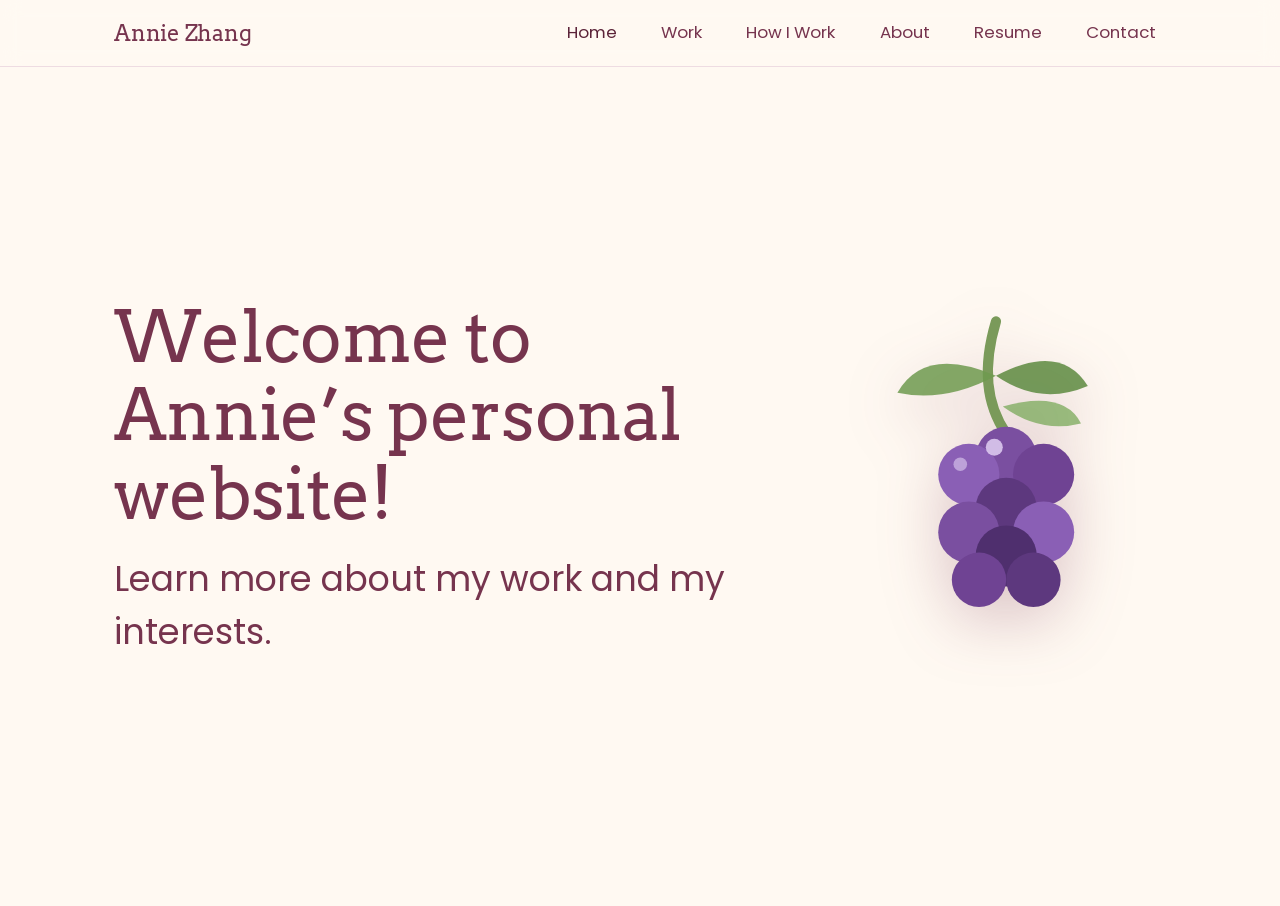
<file: index.html>
<!DOCTYPE html>
<html lang="en">
<head>
  <meta charset="UTF-8">
  <meta name="viewport" content="width=device-width, initial-scale=1.0">
  <title>Annie Zhang Portfolio Site.</title>
  <link rel="preconnect" href="https://fonts.googleapis.com">
  <link rel="preconnect" href="https://fonts.gstatic.com" crossorigin>
  <link href="https://fonts.googleapis.com/css2?family=Arvo:ital,wght@0,400;0,700;1,400&family=Poppins:wght@400;500;600;700&display=swap" rel="stylesheet">
  <link rel="stylesheet" href="css/style.css?v=5">
</head>
<body class="home">
  <header class="site-header">
    <nav>
      <a class="brand" href="index.html">Annie Zhang</a>
      <a href="index.html" class="current">Home</a>
      <a href="work/">Work</a>
      <a href="how-i-work/">How I Work</a>
      <a href="about.html">About</a>
      <a href="resume.html">Resume</a>
      <a href="contact.html">Contact</a>
    </nav>
  </header>

  <main class="hero">
    <div class="hero-text">
      <h1>Welcome to Annie&rsquo;s personal website!</h1>
      <p>Learn more about my work and my interests.</p>
    </div>
    <div class="hero-art" aria-hidden="true">
      <svg viewBox="0 0 200 200" xmlns="http://www.w3.org/2000/svg">
        <!-- stem -->
        <path d="M100 12 Q88 52 106 78" stroke="#7a9a5a" stroke-width="6" fill="none" stroke-linecap="round"/>
        <!-- leaves -->
        <path d="M100 44 Q58 26 42 54 Q70 60 100 44 Z" fill="#6f9a4f" opacity="0.85"/>
        <path d="M100 44 Q138 24 154 50 Q126 62 100 44 Z" fill="#5d8a40" opacity="0.85"/>
        <path d="M104 62 Q140 52 150 72 Q126 78 104 62 Z" fill="#7aa85a" opacity="0.75"/>
        <!-- grapes -->
        <circle cx="106" cy="92" r="18" fill="#7a4fa0"/>
        <circle cx="84" cy="102" r="18" fill="#8a5fb5"/>
        <circle cx="128" cy="102" r="18" fill="#6f4393"/>
        <circle cx="106" cy="122" r="18" fill="#5d387e"/>
        <circle cx="84" cy="136" r="18" fill="#7a4fa0"/>
        <circle cx="128" cy="136" r="18" fill="#8a5fb5"/>
        <circle cx="106" cy="150" r="18" fill="#4f2f6e"/>
        <circle cx="90" cy="164" r="16" fill="#6f4393"/>
        <circle cx="122" cy="164" r="16" fill="#5d387e"/>
        <!-- highlight -->
        <circle cx="99" cy="86" r="5" fill="#e0cff2" opacity="0.85"/>
        <circle cx="79" cy="96" r="4" fill="#e0cff2" opacity="0.6"/>
      </svg>
    </div>
  </main>
</body>
</html>
</file>
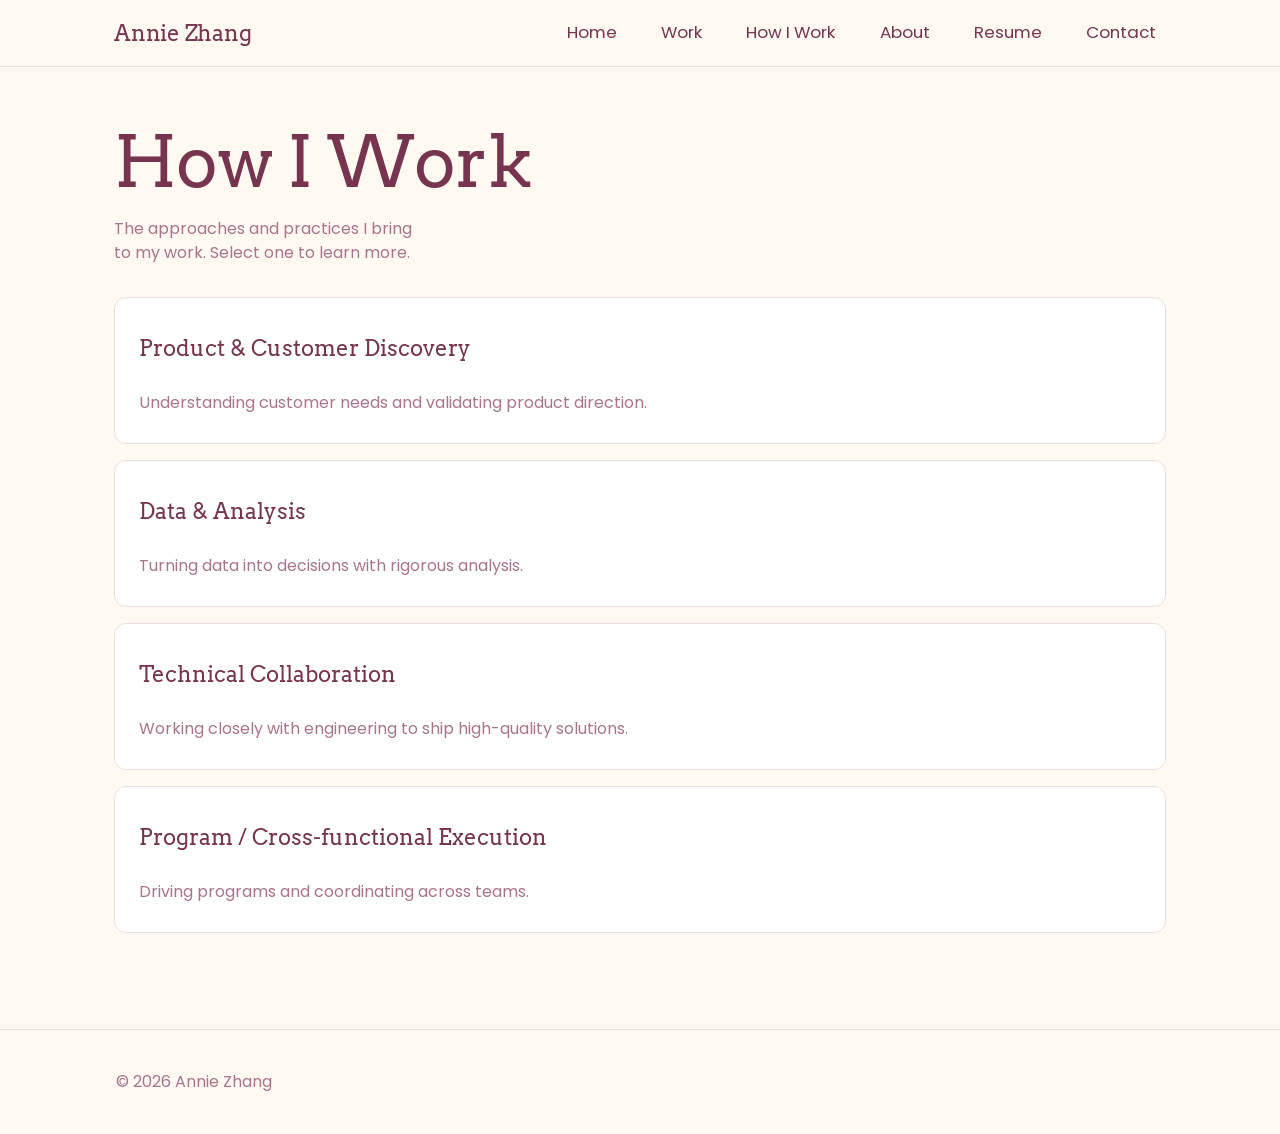
<file: how-i-work/index.html>
<!DOCTYPE html>
<html lang="en">
<head>
  <meta charset="UTF-8">
  <meta name="viewport" content="width=device-width, initial-scale=1.0">
  <title>How I Work — Annie Zhang Portfolio Site.</title>
  <link rel="preconnect" href="https://fonts.googleapis.com">
  <link rel="preconnect" href="https://fonts.gstatic.com" crossorigin>
  <link href="https://fonts.googleapis.com/css2?family=Arvo:ital,wght@0,400;0,700;1,400&family=Poppins:wght@400;500;600;700&display=swap" rel="stylesheet">
  <link rel="stylesheet" href="../css/style.css?v=5">
</head>
<body>
  <header class="site-header">
    <nav>
      <a class="brand" href="../index.html">Annie Zhang</a>
      <a href="../index.html">Home</a>
      <a href="../work/">Work</a>
      <a href="index.html" class="current">How I Work</a>
      <a href="../about.html">About</a>
      <a href="../resume.html">Resume</a>
      <a href="../contact.html">Contact</a>
    </nav>
  </header>
  <main>
    <h1>How I Work</h1>
    <p class="lead">The approaches and practices I bring to my work. Select one to learn more.</p>
    <ul class="page-list">
      <li><a href="product-customer-discovery.html"><span class="page-title">Product &amp; Customer Discovery</span><br><span class="page-desc">Understanding customer needs and validating product direction.</span></a></li>
      <li><a href="data-analysis.html"><span class="page-title">Data &amp; Analysis</span><br><span class="page-desc">Turning data into decisions with rigorous analysis.</span></a></li>
      <li><a href="technical-collaboration.html"><span class="page-title">Technical Collaboration</span><br><span class="page-desc">Working closely with engineering to ship high-quality solutions.</span></a></li>
      <li><a href="program-cross-functional-execution.html"><span class="page-title">Program / Cross-functional Execution</span><br><span class="page-desc">Driving programs and coordinating across teams.</span></a></li>
    </ul>
  </main>
  <footer class="site-footer">
    <p>&copy; 2026 Annie Zhang</p>
  </footer>
</body>
</html>
</file>
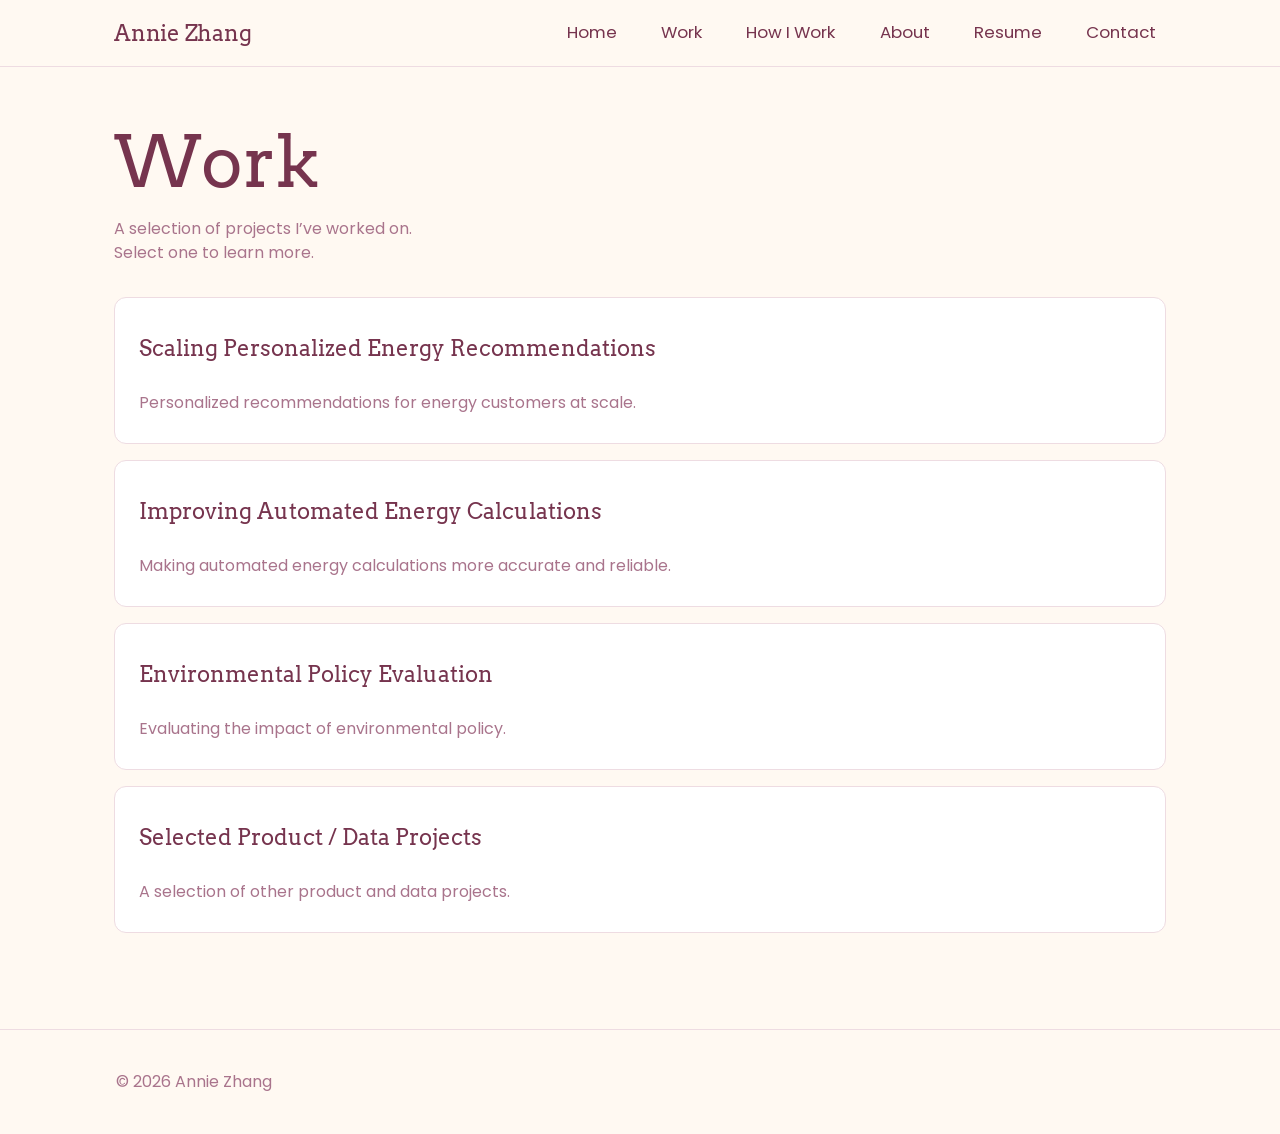
<file: work/index.html>
<!DOCTYPE html>
<html lang="en">
<head>
  <meta charset="UTF-8">
  <meta name="viewport" content="width=device-width, initial-scale=1.0">
  <title>Work — Annie Zhang Portfolio Site.</title>
  <link rel="preconnect" href="https://fonts.googleapis.com">
  <link rel="preconnect" href="https://fonts.gstatic.com" crossorigin>
  <link href="https://fonts.googleapis.com/css2?family=Arvo:ital,wght@0,400;0,700;1,400&family=Poppins:wght@400;500;600;700&display=swap" rel="stylesheet">
  <link rel="stylesheet" href="../css/style.css?v=5">
</head>
<body>
  <header class="site-header">
    <nav>
      <a class="brand" href="../index.html">Annie Zhang</a>
      <a href="../index.html">Home</a>
      <a href="index.html" class="current">Work</a>
      <a href="../how-i-work/">How I Work</a>
      <a href="../about.html">About</a>
      <a href="../resume.html">Resume</a>
      <a href="../contact.html">Contact</a>
    </nav>
  </header>
  <main>
    <h1>Work</h1>
    <p class="lead">A selection of projects I&rsquo;ve worked on. Select one to learn more.</p>
    <ul class="page-list">
      <li><a href="scaling-personalized-energy-recommendations.html"><span class="page-title">Scaling Personalized Energy Recommendations</span><br><span class="page-desc">Personalized recommendations for energy customers at scale.</span></a></li>
      <li><a href="improving-automated-energy-calculations.html"><span class="page-title">Improving Automated Energy Calculations</span><br><span class="page-desc">Making automated energy calculations more accurate and reliable.</span></a></li>
      <li><a href="environmental-policy-evaluation.html"><span class="page-title">Environmental Policy Evaluation</span><br><span class="page-desc">Evaluating the impact of environmental policy.</span></a></li>
      <li><a href="selected-product-data-projects.html"><span class="page-title">Selected Product / Data Projects</span><br><span class="page-desc">A selection of other product and data projects.</span></a></li>
    </ul>
  </main>
  <footer class="site-footer">
    <p>&copy; 2026 Annie Zhang</p>
  </footer>
</body>
</html>
</file>
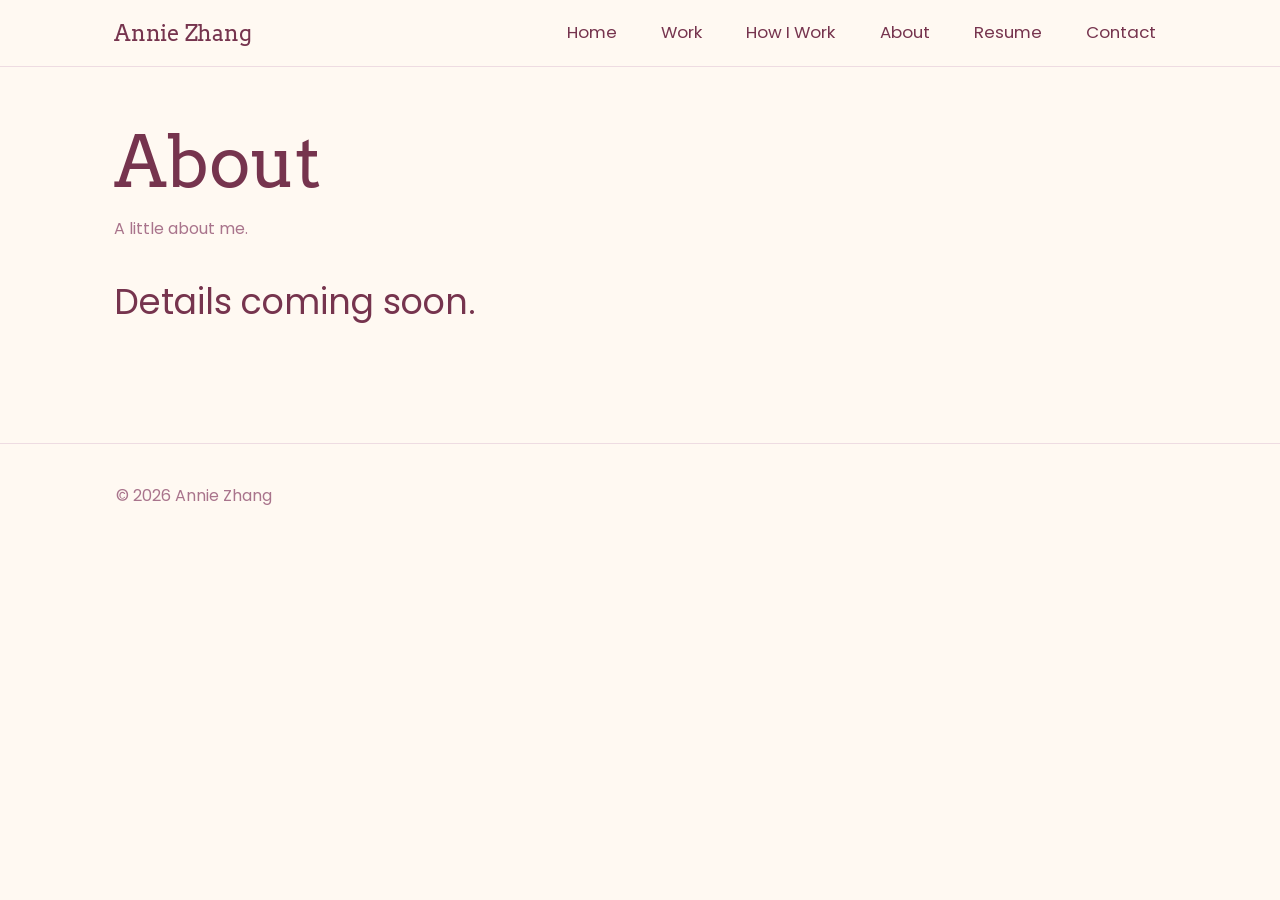
<file: about.html>
<!DOCTYPE html>
<html lang="en">
<head>
  <meta charset="UTF-8">
  <meta name="viewport" content="width=device-width, initial-scale=1.0">
  <title>About — Annie Zhang Portfolio Site.</title>
  <link rel="preconnect" href="https://fonts.googleapis.com">
  <link rel="preconnect" href="https://fonts.gstatic.com" crossorigin>
  <link href="https://fonts.googleapis.com/css2?family=Arvo:ital,wght@0,400;0,700;1,400&family=Poppins:wght@400;500;600;700&display=swap" rel="stylesheet">
  <link rel="stylesheet" href="css/style.css?v=5">
</head>
<body>
  <header class="site-header">
    <nav>
      <a class="brand" href="index.html">Annie Zhang</a>
      <a href="index.html">Home</a>
      <a href="work/">Work</a>
      <a href="how-i-work/">How I Work</a>
      <a href="about.html" class="current">About</a>
      <a href="resume.html">Resume</a>
      <a href="contact.html">Contact</a>
    </nav>
  </header>
  <main>
    <h1>About</h1>
    <p class="lead">A little about me.</p>
    <p>Details coming soon.</p>
  </main>
  <footer class="site-footer">
    <p>&copy; 2026 Annie Zhang</p>
  </footer>
</body>
</html>
</file>
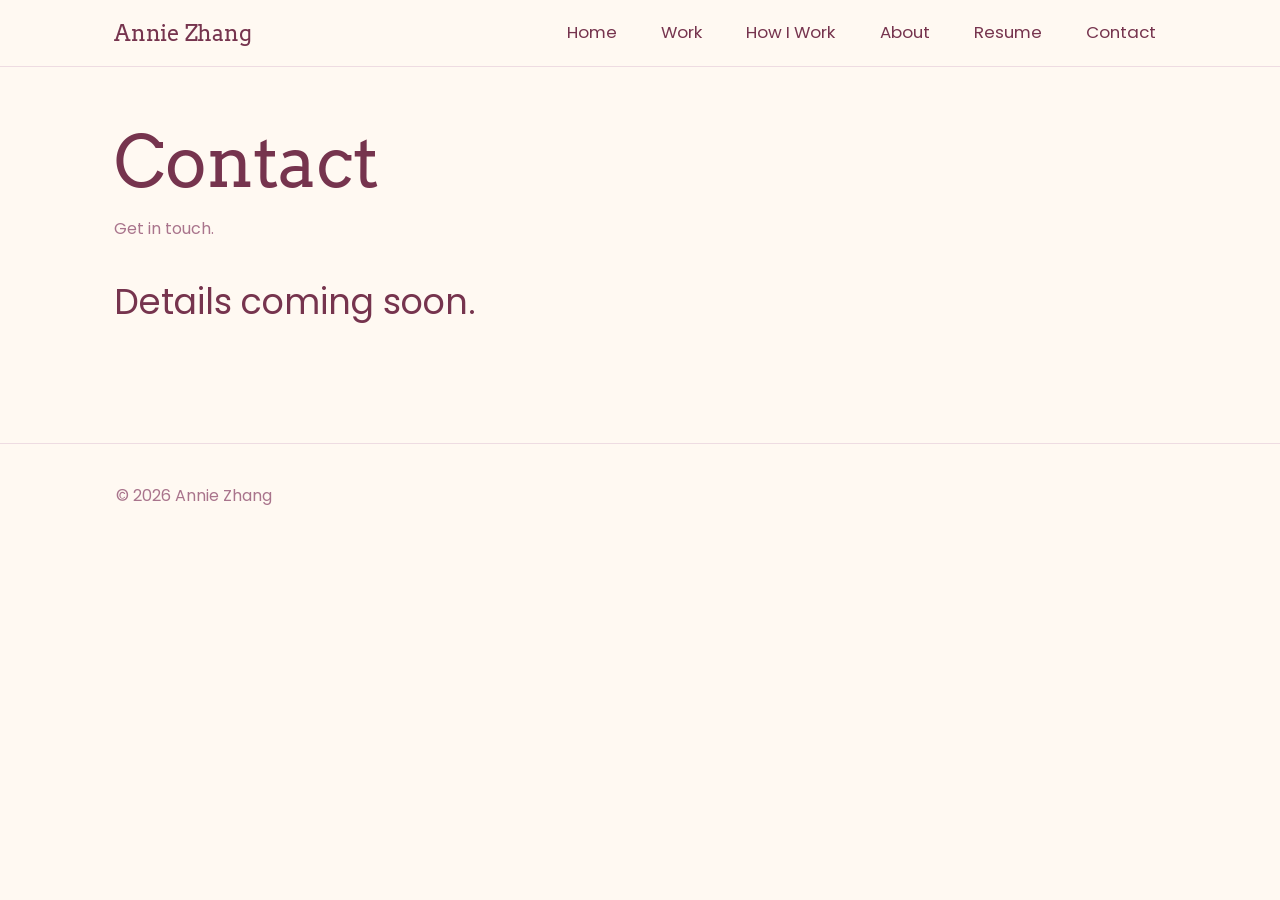
<file: contact.html>
<!DOCTYPE html>
<html lang="en">
<head>
  <meta charset="UTF-8">
  <meta name="viewport" content="width=device-width, initial-scale=1.0">
  <title>Contact — Annie Zhang Portfolio Site.</title>
  <link rel="preconnect" href="https://fonts.googleapis.com">
  <link rel="preconnect" href="https://fonts.gstatic.com" crossorigin>
  <link href="https://fonts.googleapis.com/css2?family=Arvo:ital,wght@0,400;0,700;1,400&family=Poppins:wght@400;500;600;700&display=swap" rel="stylesheet">
  <link rel="stylesheet" href="css/style.css?v=5">
</head>
<body>
  <header class="site-header">
    <nav>
      <a class="brand" href="index.html">Annie Zhang</a>
      <a href="index.html">Home</a>
      <a href="work/">Work</a>
      <a href="how-i-work/">How I Work</a>
      <a href="about.html">About</a>
      <a href="resume.html">Resume</a>
      <a href="contact.html" class="current">Contact</a>
    </nav>
  </header>
  <main>
    <h1>Contact</h1>
    <p class="lead">Get in touch.</p>
    <p>Details coming soon.</p>
  </main>
  <footer class="site-footer">
    <p>&copy; 2026 Annie Zhang</p>
  </footer>
</body>
</html>
</file>
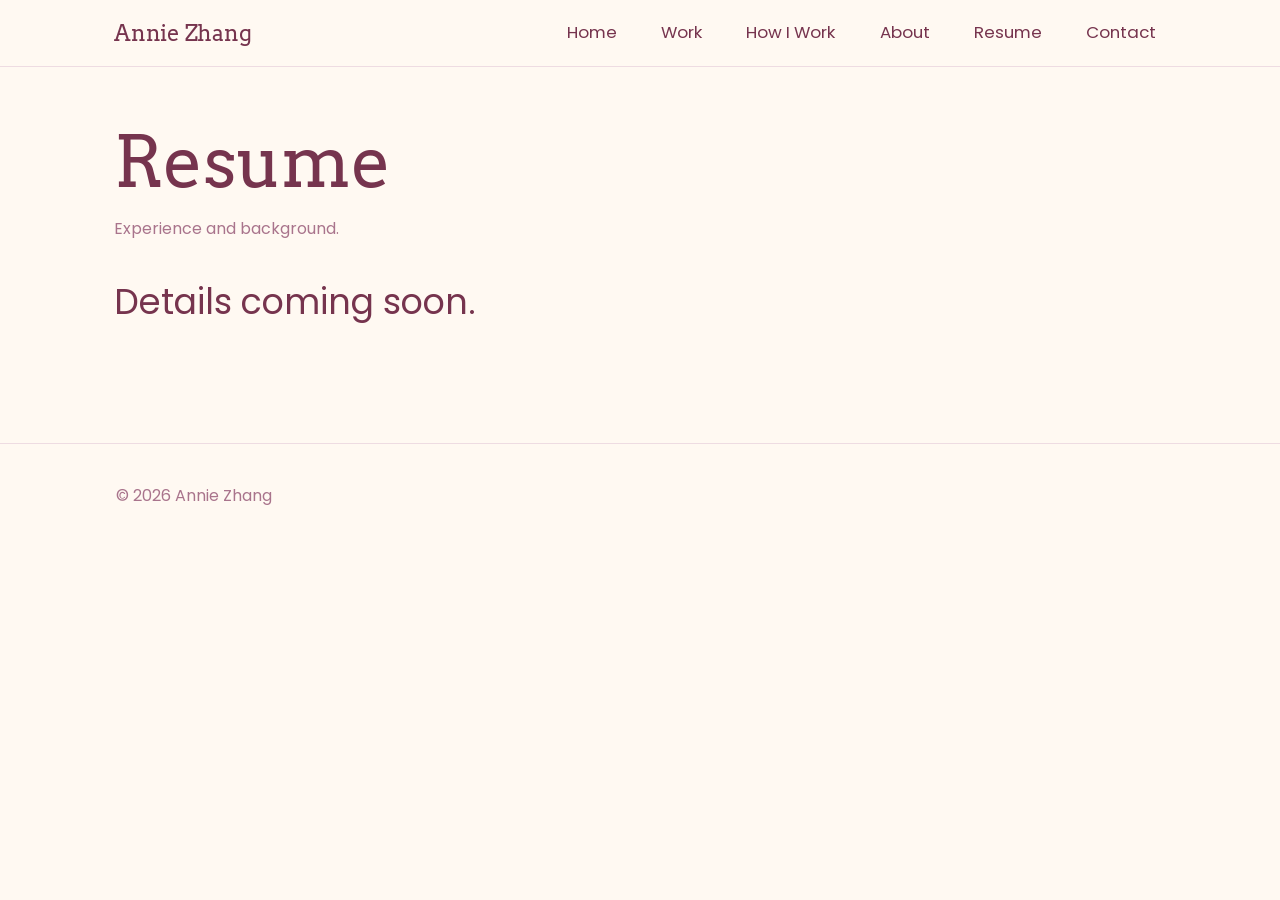
<file: resume.html>
<!DOCTYPE html>
<html lang="en">
<head>
  <meta charset="UTF-8">
  <meta name="viewport" content="width=device-width, initial-scale=1.0">
  <title>Resume — Annie Zhang Portfolio Site.</title>
  <link rel="preconnect" href="https://fonts.googleapis.com">
  <link rel="preconnect" href="https://fonts.gstatic.com" crossorigin>
  <link href="https://fonts.googleapis.com/css2?family=Arvo:ital,wght@0,400;0,700;1,400&family=Poppins:wght@400;500;600;700&display=swap" rel="stylesheet">
  <link rel="stylesheet" href="css/style.css?v=5">
</head>
<body>
  <header class="site-header">
    <nav>
      <a class="brand" href="index.html">Annie Zhang</a>
      <a href="index.html">Home</a>
      <a href="work/">Work</a>
      <a href="how-i-work/">How I Work</a>
      <a href="about.html">About</a>
      <a href="resume.html" class="current">Resume</a>
      <a href="contact.html">Contact</a>
    </nav>
  </header>
  <main>
    <h1>Resume</h1>
    <p class="lead">Experience and background.</p>
    <p>Details coming soon.</p>
  </main>
  <footer class="site-footer">
    <p>&copy; 2026 Annie Zhang</p>
  </footer>
</body>
</html>
</file>
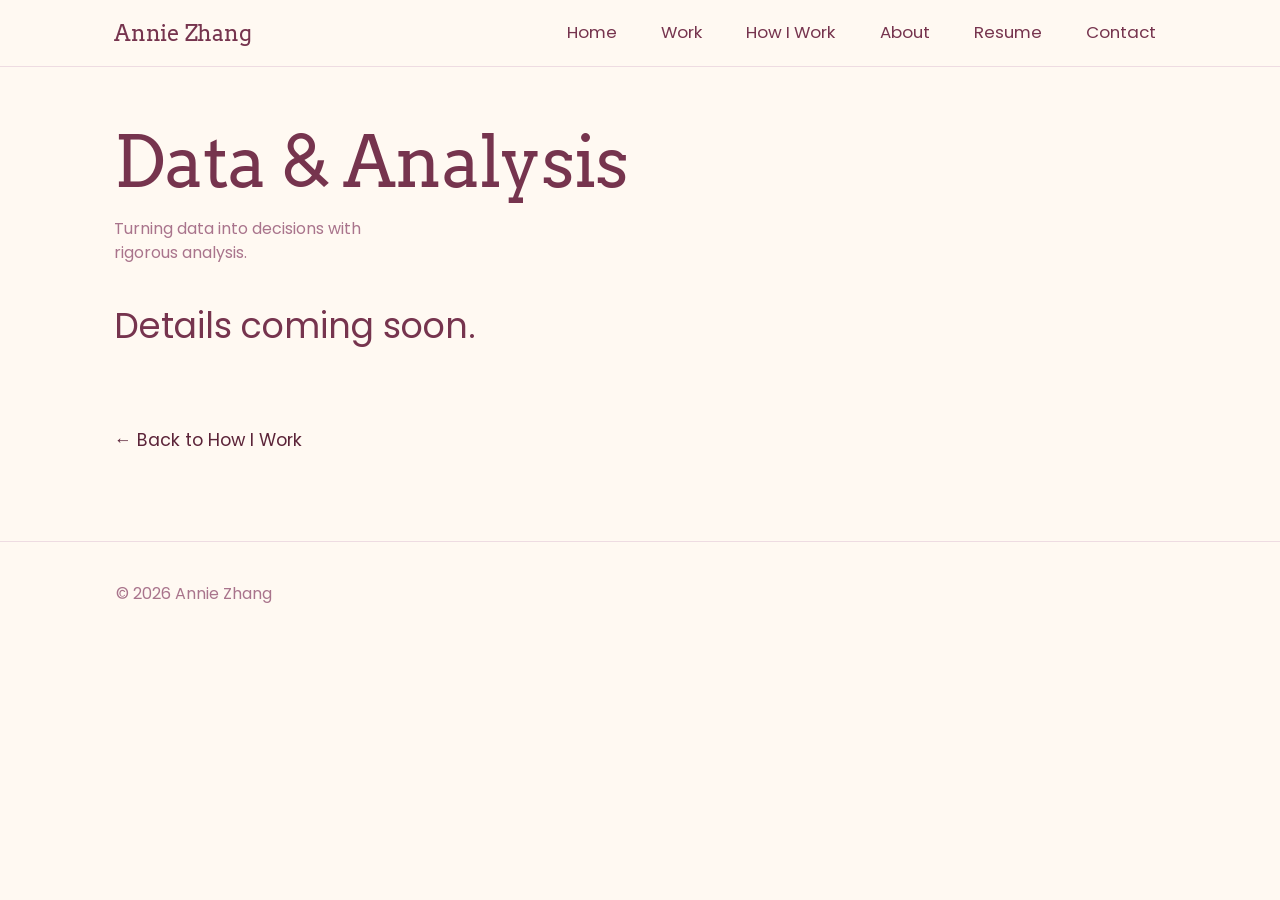
<file: how-i-work/data-analysis.html>
<!DOCTYPE html>
<html lang="en">
<head>
  <meta charset="UTF-8">
  <meta name="viewport" content="width=device-width, initial-scale=1.0">
  <title>Data &amp; Analysis — Annie Zhang Portfolio Site.</title>
  <link rel="preconnect" href="https://fonts.googleapis.com">
  <link rel="preconnect" href="https://fonts.gstatic.com" crossorigin>
  <link href="https://fonts.googleapis.com/css2?family=Arvo:ital,wght@0,400;0,700;1,400&family=Poppins:wght@400;500;600;700&display=swap" rel="stylesheet">
  <link rel="stylesheet" href="../css/style.css?v=5">
</head>
<body>
  <header class="site-header">
    <nav>
      <a class="brand" href="../index.html">Annie Zhang</a>
      <a href="../index.html">Home</a>
      <a href="../work/">Work</a>
      <a href="index.html" class="current">How I Work</a>
      <a href="../about.html">About</a>
      <a href="../resume.html">Resume</a>
      <a href="../contact.html">Contact</a>
    </nav>
  </header>
  <main>
    <h1>Data &amp; Analysis</h1>
    <p class="lead">Turning data into decisions with rigorous analysis.</p>
    <p>Details coming soon.</p>
    <a class="back-link" href="index.html">&larr; Back to How I Work</a>
  </main>
  <footer class="site-footer">
    <p>&copy; 2026 Annie Zhang</p>
  </footer>
</body>
</html>
</file>
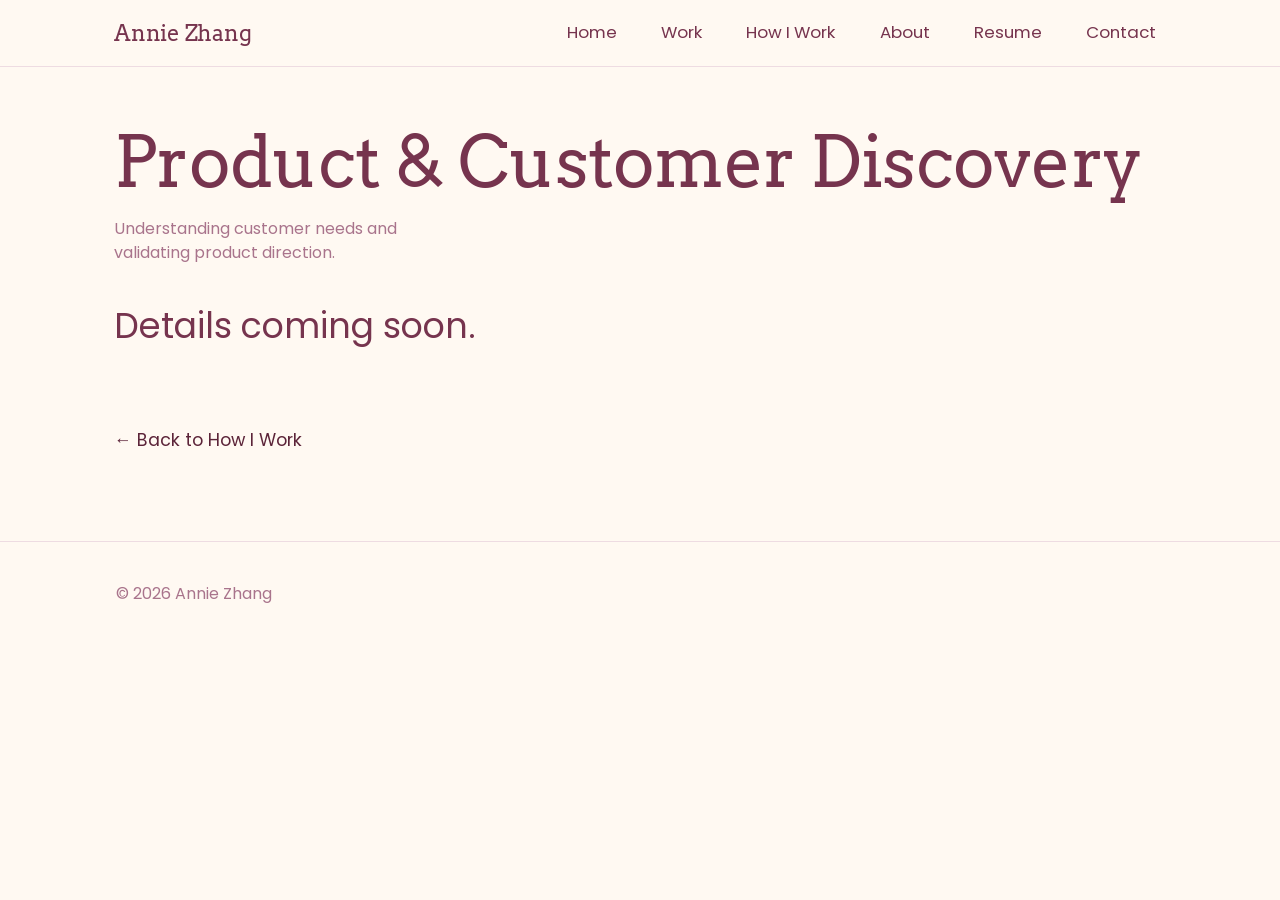
<file: how-i-work/product-customer-discovery.html>
<!DOCTYPE html>
<html lang="en">
<head>
  <meta charset="UTF-8">
  <meta name="viewport" content="width=device-width, initial-scale=1.0">
  <title>Product &amp; Customer Discovery — Annie Zhang Portfolio Site.</title>
  <link rel="preconnect" href="https://fonts.googleapis.com">
  <link rel="preconnect" href="https://fonts.gstatic.com" crossorigin>
  <link href="https://fonts.googleapis.com/css2?family=Arvo:ital,wght@0,400;0,700;1,400&family=Poppins:wght@400;500;600;700&display=swap" rel="stylesheet">
  <link rel="stylesheet" href="../css/style.css?v=5">
</head>
<body>
  <header class="site-header">
    <nav>
      <a class="brand" href="../index.html">Annie Zhang</a>
      <a href="../index.html">Home</a>
      <a href="../work/">Work</a>
      <a href="index.html" class="current">How I Work</a>
      <a href="../about.html">About</a>
      <a href="../resume.html">Resume</a>
      <a href="../contact.html">Contact</a>
    </nav>
  </header>
  <main>
    <h1>Product &amp; Customer Discovery</h1>
    <p class="lead">Understanding customer needs and validating product direction.</p>
    <p>Details coming soon.</p>
    <a class="back-link" href="index.html">&larr; Back to How I Work</a>
  </main>
  <footer class="site-footer">
    <p>&copy; 2026 Annie Zhang</p>
  </footer>
</body>
</html>
</file>
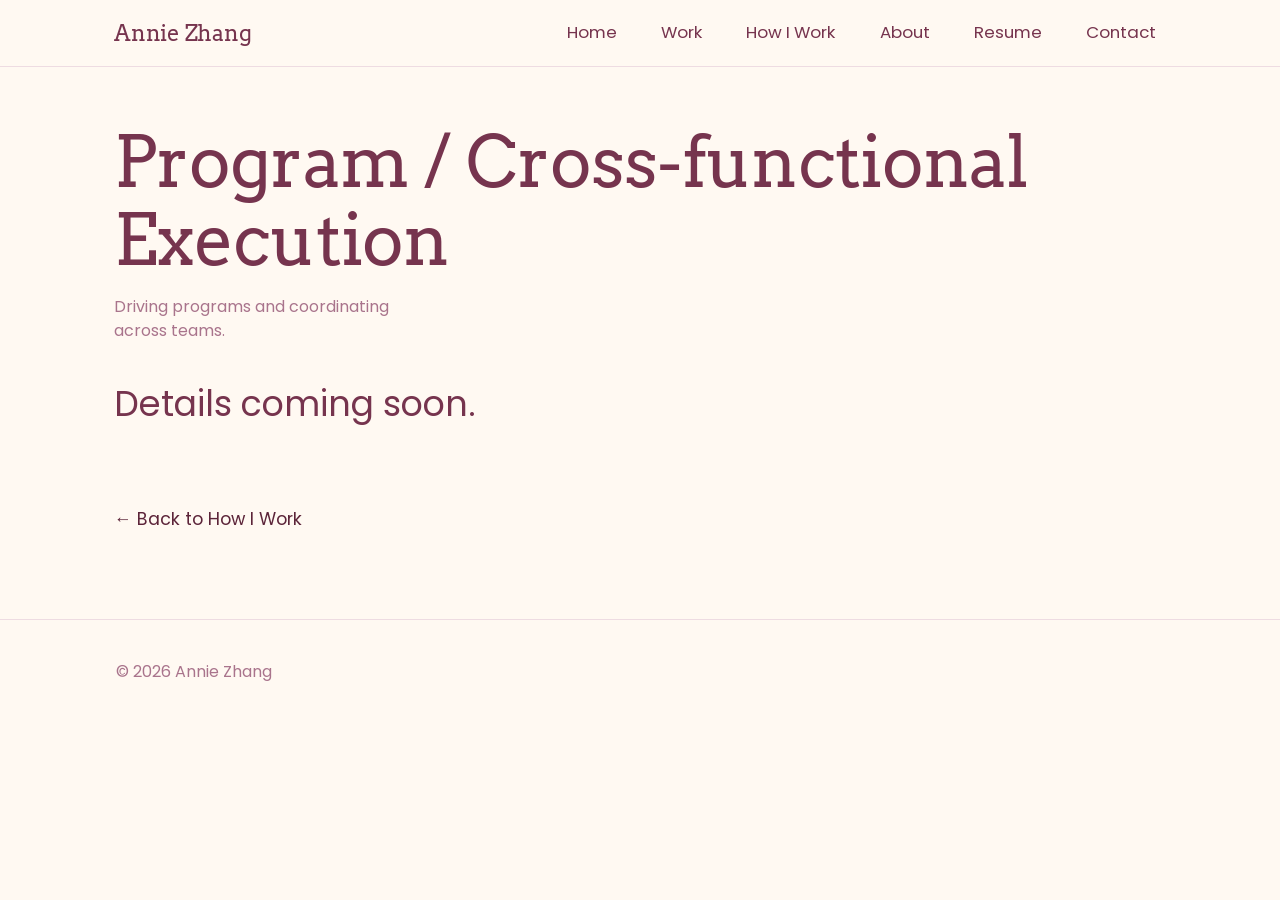
<file: how-i-work/program-cross-functional-execution.html>
<!DOCTYPE html>
<html lang="en">
<head>
  <meta charset="UTF-8">
  <meta name="viewport" content="width=device-width, initial-scale=1.0">
  <title>Program / Cross-functional Execution — Annie Zhang Portfolio Site.</title>
  <link rel="preconnect" href="https://fonts.googleapis.com">
  <link rel="preconnect" href="https://fonts.gstatic.com" crossorigin>
  <link href="https://fonts.googleapis.com/css2?family=Arvo:ital,wght@0,400;0,700;1,400&family=Poppins:wght@400;500;600;700&display=swap" rel="stylesheet">
  <link rel="stylesheet" href="../css/style.css?v=5">
</head>
<body>
  <header class="site-header">
    <nav>
      <a class="brand" href="../index.html">Annie Zhang</a>
      <a href="../index.html">Home</a>
      <a href="../work/">Work</a>
      <a href="index.html" class="current">How I Work</a>
      <a href="../about.html">About</a>
      <a href="../resume.html">Resume</a>
      <a href="../contact.html">Contact</a>
    </nav>
  </header>
  <main>
    <h1>Program / Cross-functional Execution</h1>
    <p class="lead">Driving programs and coordinating across teams.</p>
    <p>Details coming soon.</p>
    <a class="back-link" href="index.html">&larr; Back to How I Work</a>
  </main>
  <footer class="site-footer">
    <p>&copy; 2026 Annie Zhang</p>
  </footer>
</body>
</html>
</file>
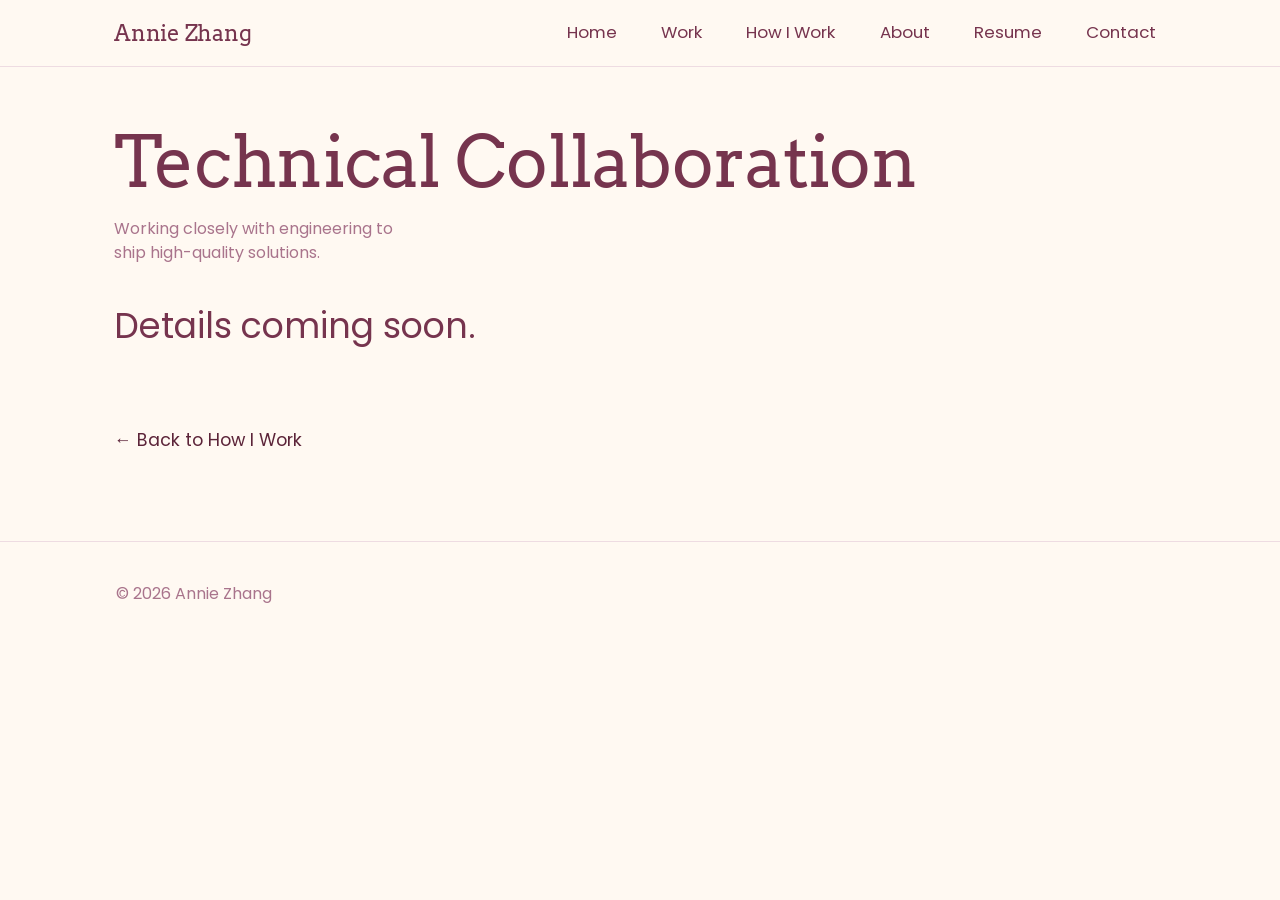
<file: how-i-work/technical-collaboration.html>
<!DOCTYPE html>
<html lang="en">
<head>
  <meta charset="UTF-8">
  <meta name="viewport" content="width=device-width, initial-scale=1.0">
  <title>Technical Collaboration — Annie Zhang Portfolio Site.</title>
  <link rel="preconnect" href="https://fonts.googleapis.com">
  <link rel="preconnect" href="https://fonts.gstatic.com" crossorigin>
  <link href="https://fonts.googleapis.com/css2?family=Arvo:ital,wght@0,400;0,700;1,400&family=Poppins:wght@400;500;600;700&display=swap" rel="stylesheet">
  <link rel="stylesheet" href="../css/style.css?v=5">
</head>
<body>
  <header class="site-header">
    <nav>
      <a class="brand" href="../index.html">Annie Zhang</a>
      <a href="../index.html">Home</a>
      <a href="../work/">Work</a>
      <a href="index.html" class="current">How I Work</a>
      <a href="../about.html">About</a>
      <a href="../resume.html">Resume</a>
      <a href="../contact.html">Contact</a>
    </nav>
  </header>
  <main>
    <h1>Technical Collaboration</h1>
    <p class="lead">Working closely with engineering to ship high-quality solutions.</p>
    <p>Details coming soon.</p>
    <a class="back-link" href="index.html">&larr; Back to How I Work</a>
  </main>
  <footer class="site-footer">
    <p>&copy; 2026 Annie Zhang</p>
  </footer>
</body>
</html>
</file>
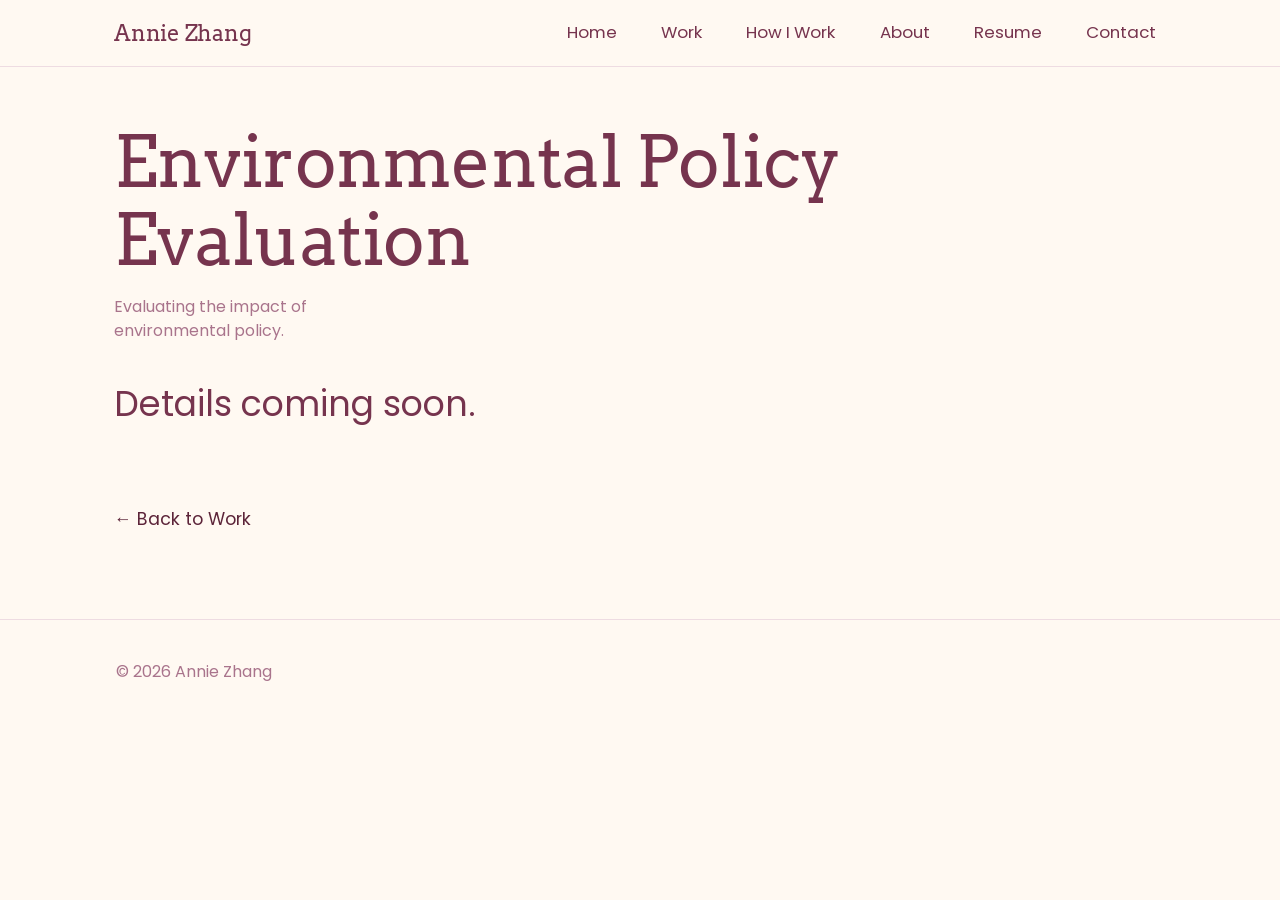
<file: work/environmental-policy-evaluation.html>
<!DOCTYPE html>
<html lang="en">
<head>
  <meta charset="UTF-8">
  <meta name="viewport" content="width=device-width, initial-scale=1.0">
  <title>Environmental Policy Evaluation — Annie Zhang Portfolio Site.</title>
  <link rel="preconnect" href="https://fonts.googleapis.com">
  <link rel="preconnect" href="https://fonts.gstatic.com" crossorigin>
  <link href="https://fonts.googleapis.com/css2?family=Arvo:ital,wght@0,400;0,700;1,400&family=Poppins:wght@400;500;600;700&display=swap" rel="stylesheet">
  <link rel="stylesheet" href="../css/style.css?v=5">
</head>
<body>
  <header class="site-header">
    <nav>
      <a class="brand" href="../index.html">Annie Zhang</a>
      <a href="../index.html">Home</a>
      <a href="index.html" class="current">Work</a>
      <a href="../how-i-work/">How I Work</a>
      <a href="../about.html">About</a>
      <a href="../resume.html">Resume</a>
      <a href="../contact.html">Contact</a>
    </nav>
  </header>
  <main>
    <h1>Environmental Policy Evaluation</h1>
    <p class="lead">Evaluating the impact of environmental policy.</p>
    <p>Details coming soon.</p>
    <a class="back-link" href="index.html">&larr; Back to Work</a>
  </main>
  <footer class="site-footer">
    <p>&copy; 2026 Annie Zhang</p>
  </footer>
</body>
</html>
</file>
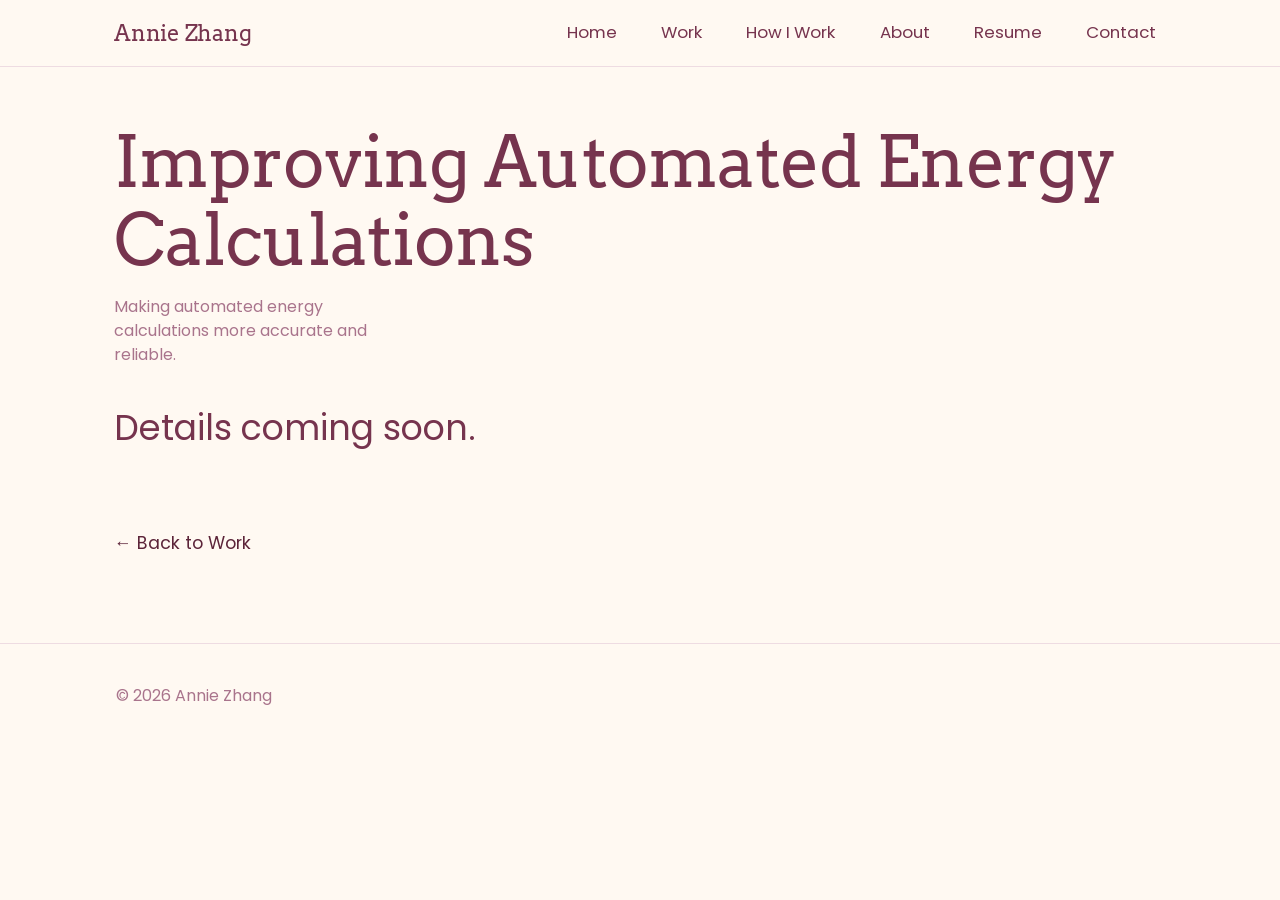
<file: work/improving-automated-energy-calculations.html>
<!DOCTYPE html>
<html lang="en">
<head>
  <meta charset="UTF-8">
  <meta name="viewport" content="width=device-width, initial-scale=1.0">
  <title>Improving Automated Energy Calculations — Annie Zhang Portfolio Site.</title>
  <link rel="preconnect" href="https://fonts.googleapis.com">
  <link rel="preconnect" href="https://fonts.gstatic.com" crossorigin>
  <link href="https://fonts.googleapis.com/css2?family=Arvo:ital,wght@0,400;0,700;1,400&family=Poppins:wght@400;500;600;700&display=swap" rel="stylesheet">
  <link rel="stylesheet" href="../css/style.css?v=5">
</head>
<body>
  <header class="site-header">
    <nav>
      <a class="brand" href="../index.html">Annie Zhang</a>
      <a href="../index.html">Home</a>
      <a href="index.html" class="current">Work</a>
      <a href="../how-i-work/">How I Work</a>
      <a href="../about.html">About</a>
      <a href="../resume.html">Resume</a>
      <a href="../contact.html">Contact</a>
    </nav>
  </header>
  <main>
    <h1>Improving Automated Energy Calculations</h1>
    <p class="lead">Making automated energy calculations more accurate and reliable.</p>
    <p>Details coming soon.</p>
    <a class="back-link" href="index.html">&larr; Back to Work</a>
  </main>
  <footer class="site-footer">
    <p>&copy; 2026 Annie Zhang</p>
  </footer>
</body>
</html>
</file>
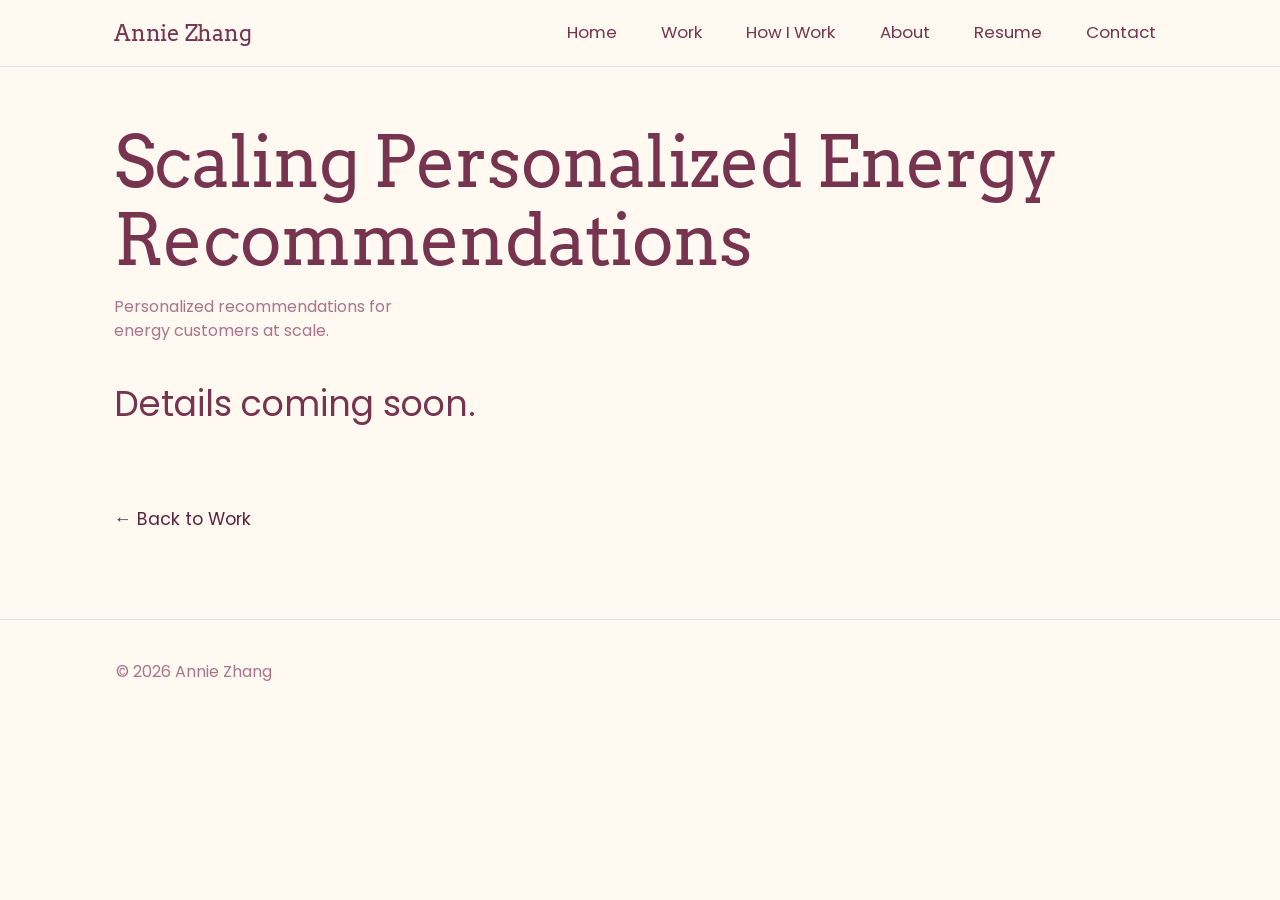
<file: work/scaling-personalized-energy-recommendations.html>
<!DOCTYPE html>
<html lang="en">
<head>
  <meta charset="UTF-8">
  <meta name="viewport" content="width=device-width, initial-scale=1.0">
  <title>Scaling Personalized Energy Recommendations — Annie Zhang Portfolio Site.</title>
  <link rel="preconnect" href="https://fonts.googleapis.com">
  <link rel="preconnect" href="https://fonts.gstatic.com" crossorigin>
  <link href="https://fonts.googleapis.com/css2?family=Arvo:ital,wght@0,400;0,700;1,400&family=Poppins:wght@400;500;600;700&display=swap" rel="stylesheet">
  <link rel="stylesheet" href="../css/style.css?v=5">
</head>
<body>
  <header class="site-header">
    <nav>
      <a class="brand" href="../index.html">Annie Zhang</a>
      <a href="../index.html">Home</a>
      <a href="index.html" class="current">Work</a>
      <a href="../how-i-work/">How I Work</a>
      <a href="../about.html">About</a>
      <a href="../resume.html">Resume</a>
      <a href="../contact.html">Contact</a>
    </nav>
  </header>
  <main>
    <h1>Scaling Personalized Energy Recommendations</h1>
    <p class="lead">Personalized recommendations for energy customers at scale.</p>
    <p>Details coming soon.</p>
    <a class="back-link" href="index.html">&larr; Back to Work</a>
  </main>
  <footer class="site-footer">
    <p>&copy; 2026 Annie Zhang</p>
  </footer>
</body>
</html>
</file>
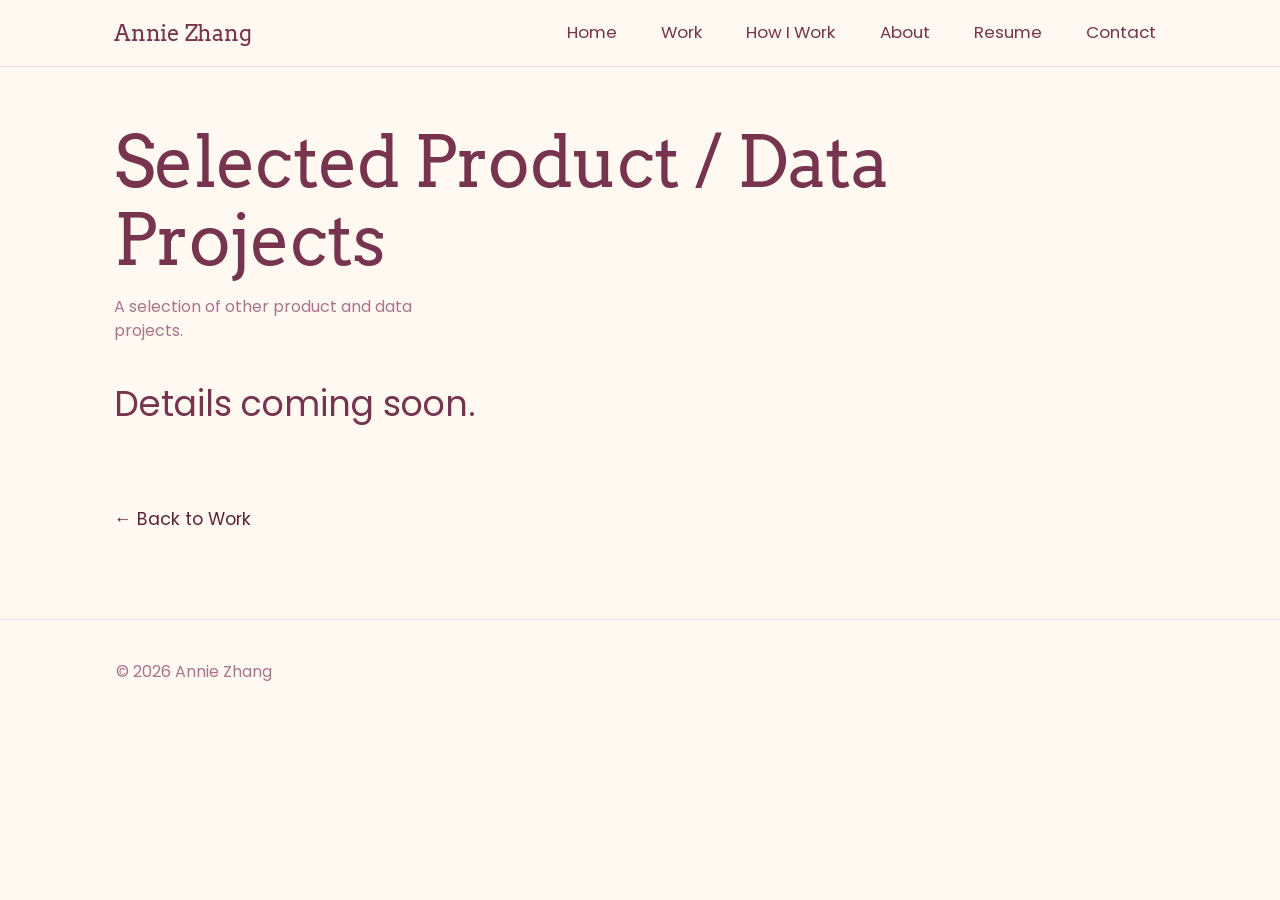
<file: work/selected-product-data-projects.html>
<!DOCTYPE html>
<html lang="en">
<head>
  <meta charset="UTF-8">
  <meta name="viewport" content="width=device-width, initial-scale=1.0">
  <title>Selected Product / Data Projects — Annie Zhang Portfolio Site.</title>
  <link rel="preconnect" href="https://fonts.googleapis.com">
  <link rel="preconnect" href="https://fonts.gstatic.com" crossorigin>
  <link href="https://fonts.googleapis.com/css2?family=Arvo:ital,wght@0,400;0,700;1,400&family=Poppins:wght@400;500;600;700&display=swap" rel="stylesheet">
  <link rel="stylesheet" href="../css/style.css?v=5">
</head>
<body>
  <header class="site-header">
    <nav>
      <a class="brand" href="../index.html">Annie Zhang</a>
      <a href="../index.html">Home</a>
      <a href="index.html" class="current">Work</a>
      <a href="../how-i-work/">How I Work</a>
      <a href="../about.html">About</a>
      <a href="../resume.html">Resume</a>
      <a href="../contact.html">Contact</a>
    </nav>
  </header>
  <main>
    <h1>Selected Product / Data Projects</h1>
    <p class="lead">A selection of other product and data projects.</p>
    <p>Details coming soon.</p>
    <a class="back-link" href="index.html">&larr; Back to Work</a>
  </main>
  <footer class="site-footer">
    <p>&copy; 2026 Annie Zhang</p>
  </footer>
</body>
</html>
</file>
<file: css/style.css>
:root {
  --bg: #fff9f2;
  --text: #76344e;
  --muted: #a9748c;
  --accent: #5c2439;
  --border: #eedce2;
}
* { box-sizing: border-box; }
html { scroll-behavior: smooth; }
body {
  margin: 0;
  font-family: "Poppins", -apple-system, BlinkMacSystemFont, "Segoe UI", Roboto, Helvetica, Arial, sans-serif;
  font-size: 35px;
  color: var(--text);
  line-height: 1.5;
  background: var(--bg);
  -webkit-font-smoothing: antialiased;
}
header.site-header {
  border-bottom: 1px solid var(--border);
  background: #fff9f2;
  position: sticky;
  top: 0;
  z-index: 10;
}
nav {
  max-width: 1100px;
  margin: 0 auto;
  padding: 1rem 1.5rem;
  display: flex;
  align-items: center;
  gap: 1.5rem;
  flex-wrap: wrap;
}
nav .brand {
  font-family: "Arvo", Georgia, serif;
  font-weight: 400;
  font-size: 1.35rem;
  text-decoration: none;
  color: var(--text);
  margin-right: auto;
  letter-spacing: -0.01em;
}
nav .brand:hover { background: #d5ec8d; color: #5c2439; }
nav a:not(.brand) {
  color: var(--text);
  text-decoration: none;
  font-size: 1.05rem;
  padding: 0.25em 0.6em;
  border-radius: 8px;
  transition: background-color 0.15s ease, color 0.15s ease;
}
nav a:not(.brand):hover { background: #d5ec8d; color: #5c2439; }
main {
  max-width: 1100px;
  margin: 0 auto;
  padding: 3.5rem 1.5rem 5rem;
}
h1, h2, h3 {
  font-family: "Arvo", Georgia, serif;
  font-weight: 400;
  color: var(--text);
  line-height: 1.12;
  letter-spacing: -0.01em;
}
h1 { font-size: 70px; margin: 0 0 1rem; font-weight: 400; }
h2 { font-size: 52px; margin: 0 0 0.75rem; }
h3 { font-size: 40px; margin: 0 0 0.5rem; }
p { max-width: 34ch; }
p.lead {
  color: var(--muted);
  font-size: 1rem;
  margin: 0 0 2rem;
  max-width: 30ch;
}
.page-list { list-style: none; padding: 0; margin: 1.5rem 0 0; }
.page-list li {
  border: 1px solid var(--border);
  border-radius: 12px;
  margin-bottom: 1rem;
  background: #fff;
  transition: border-color 0.15s ease, box-shadow 0.15s ease;
}
.page-list li:hover { border-color: #e0b7c6; box-shadow: 0 3px 12px rgba(118, 52, 78, 0.08); }
.page-list a { display: block; padding: 1.25rem 1.5rem; text-decoration: none; color: var(--text); border-radius: 12px; transition: background-color 0.15s ease, color 0.15s ease; }
.page-list a:hover { background: #d5ec8d; }
.page-list .page-title { font-family: "Arvo", Georgia, serif; font-weight: 400; font-size: 1.35rem; }
.page-list .page-desc { color: var(--muted); font-size: 1rem; margin-top: 0.25rem; }
.back-link {
  display: inline-block;
  margin-top: 2.5rem;
  color: var(--accent);
  text-decoration: none;
  font-size: 1.1rem;
}
.back-link:hover { background: #d5ec8d; text-decoration: underline; }
main a:hover { background: #d5ec8d; }
footer.site-footer {
  border-top: 1px solid var(--border);
  padding: 1.5rem;
  text-align: center;
  color: var(--muted);
  font-size: 1rem;
}
@media (max-width: 760px) {
  body { font-size: 22px; }
  h1 { font-size: 44px; }
  h2 { font-size: 34px; }
  h3 { font-size: 28px; }
  nav { gap: 1rem; }
  main { padding: 2.5rem 1.25rem 4rem; }
}

/* ---------- Homepage ---------- */
body.home {
  background: #fff9f2;
  color: #76344e;
  min-height: 100vh;
}
body.home header.site-header {
  background: rgba(255, 249, 242, 0.85);
  backdrop-filter: blur(10px);
  -webkit-backdrop-filter: blur(10px);
  border-bottom: 1px solid var(--border);
  position: sticky;
  top: 0;
}
body.home nav a { color: #76344e; }
body.home nav a:hover { background: #d5ec8d; color: #5c2439; }
body.home nav .brand { color: #76344e; }
body.home nav a.current {
  color: #5c2439;
}
main.hero {
  max-width: 1100px;
  margin: 0 auto;
  padding: 5rem 1.5rem 6rem;
  display: flex;
  align-items: center;
  justify-content: space-between;
  gap: 3rem;
  min-height: calc(100vh - 61px);
}
.hero-text h1 {
  font-size: 70px;
  line-height: 1.12;
  margin: 0 0 1.25rem;
  color: #76344e;
  max-width: 16ch;
}
.hero-text p {
  font-size: 35px;
  color: #76344e;
  max-width: 30ch;
  margin: 0;
}
.hero-art { flex-shrink: 0; }
.hero-art svg {
  width: 340px;
  height: 340px;
  filter: drop-shadow(0 18px 30px rgba(118, 52, 78, 0.25));
}
@media (max-width: 760px) {
  main.hero {
    flex-direction: column;
    text-align: center;
    padding: 3rem 1.5rem;
    gap: 2.5rem;
  }
  .hero-text h1 { font-size: 44px; }
  .hero-text p { font-size: 22px; }
  .hero-art svg { width: 230px; height: 230px; }
}
</file>
